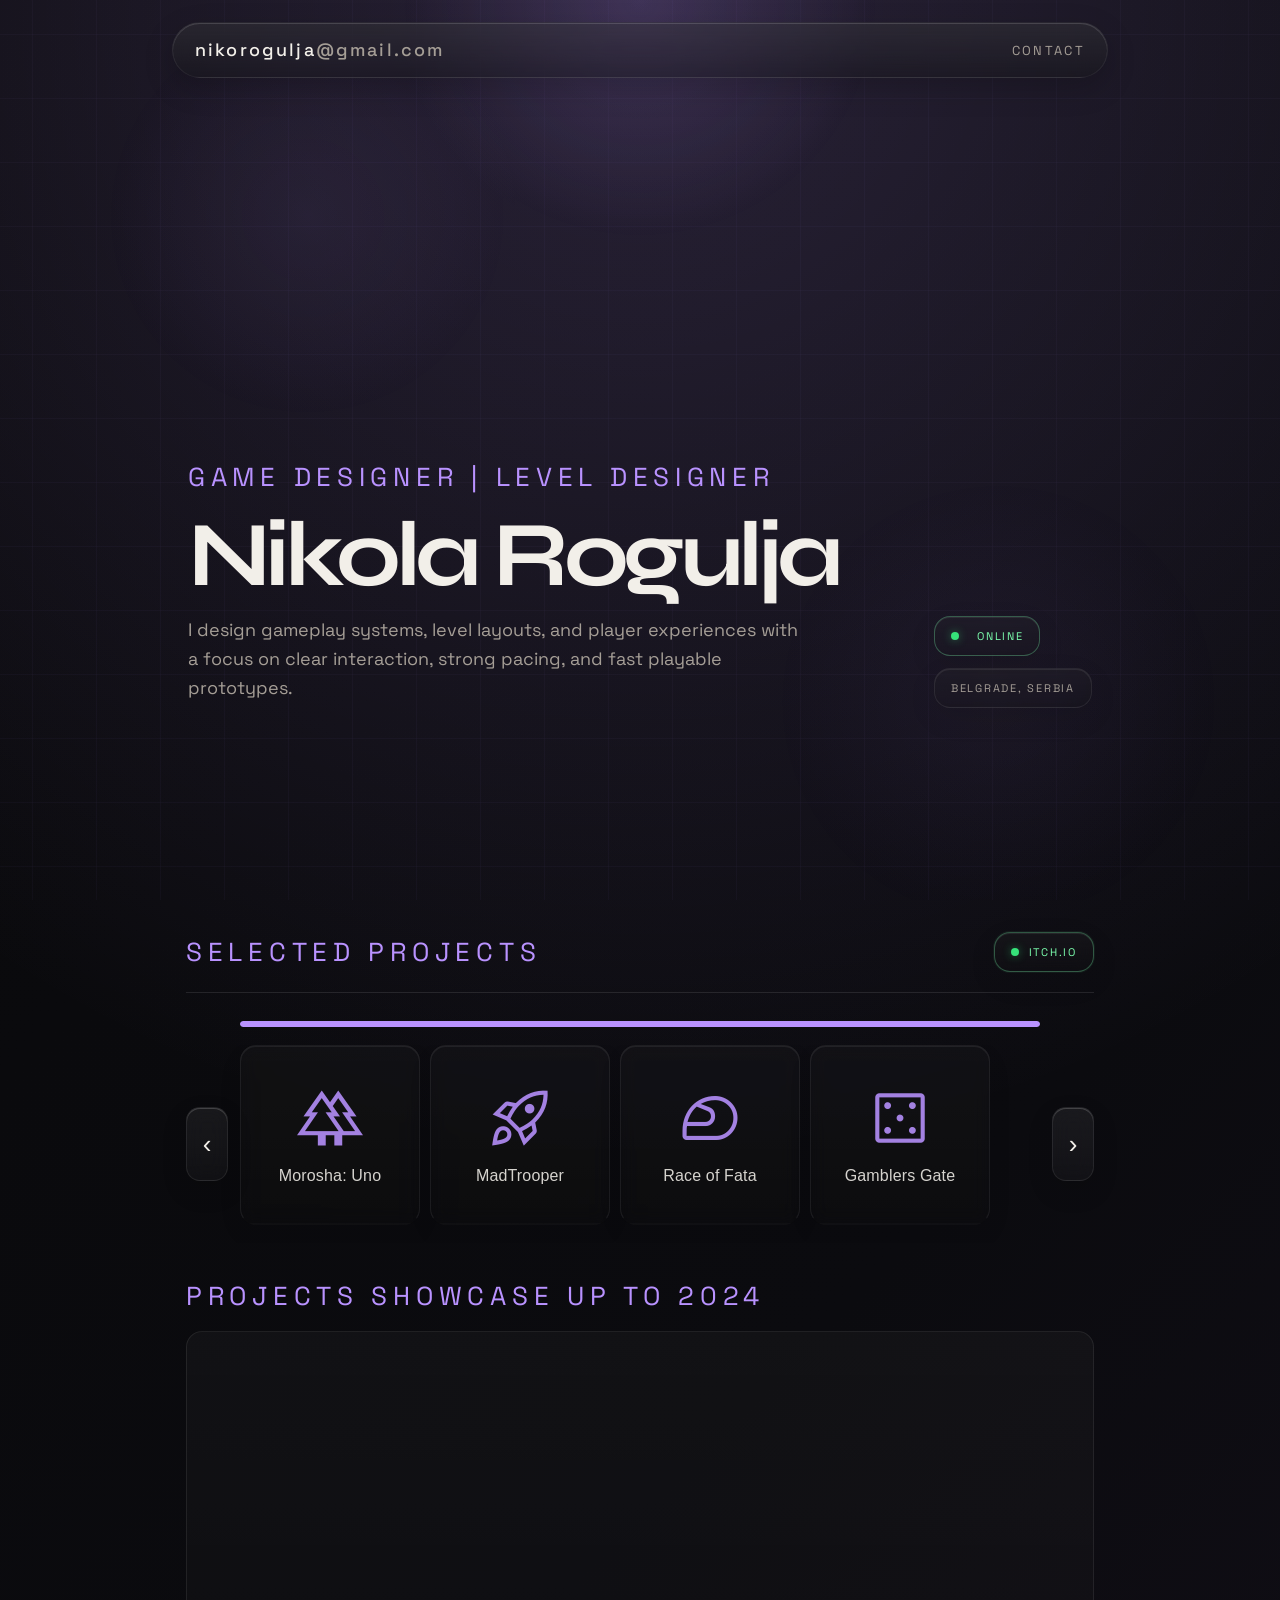
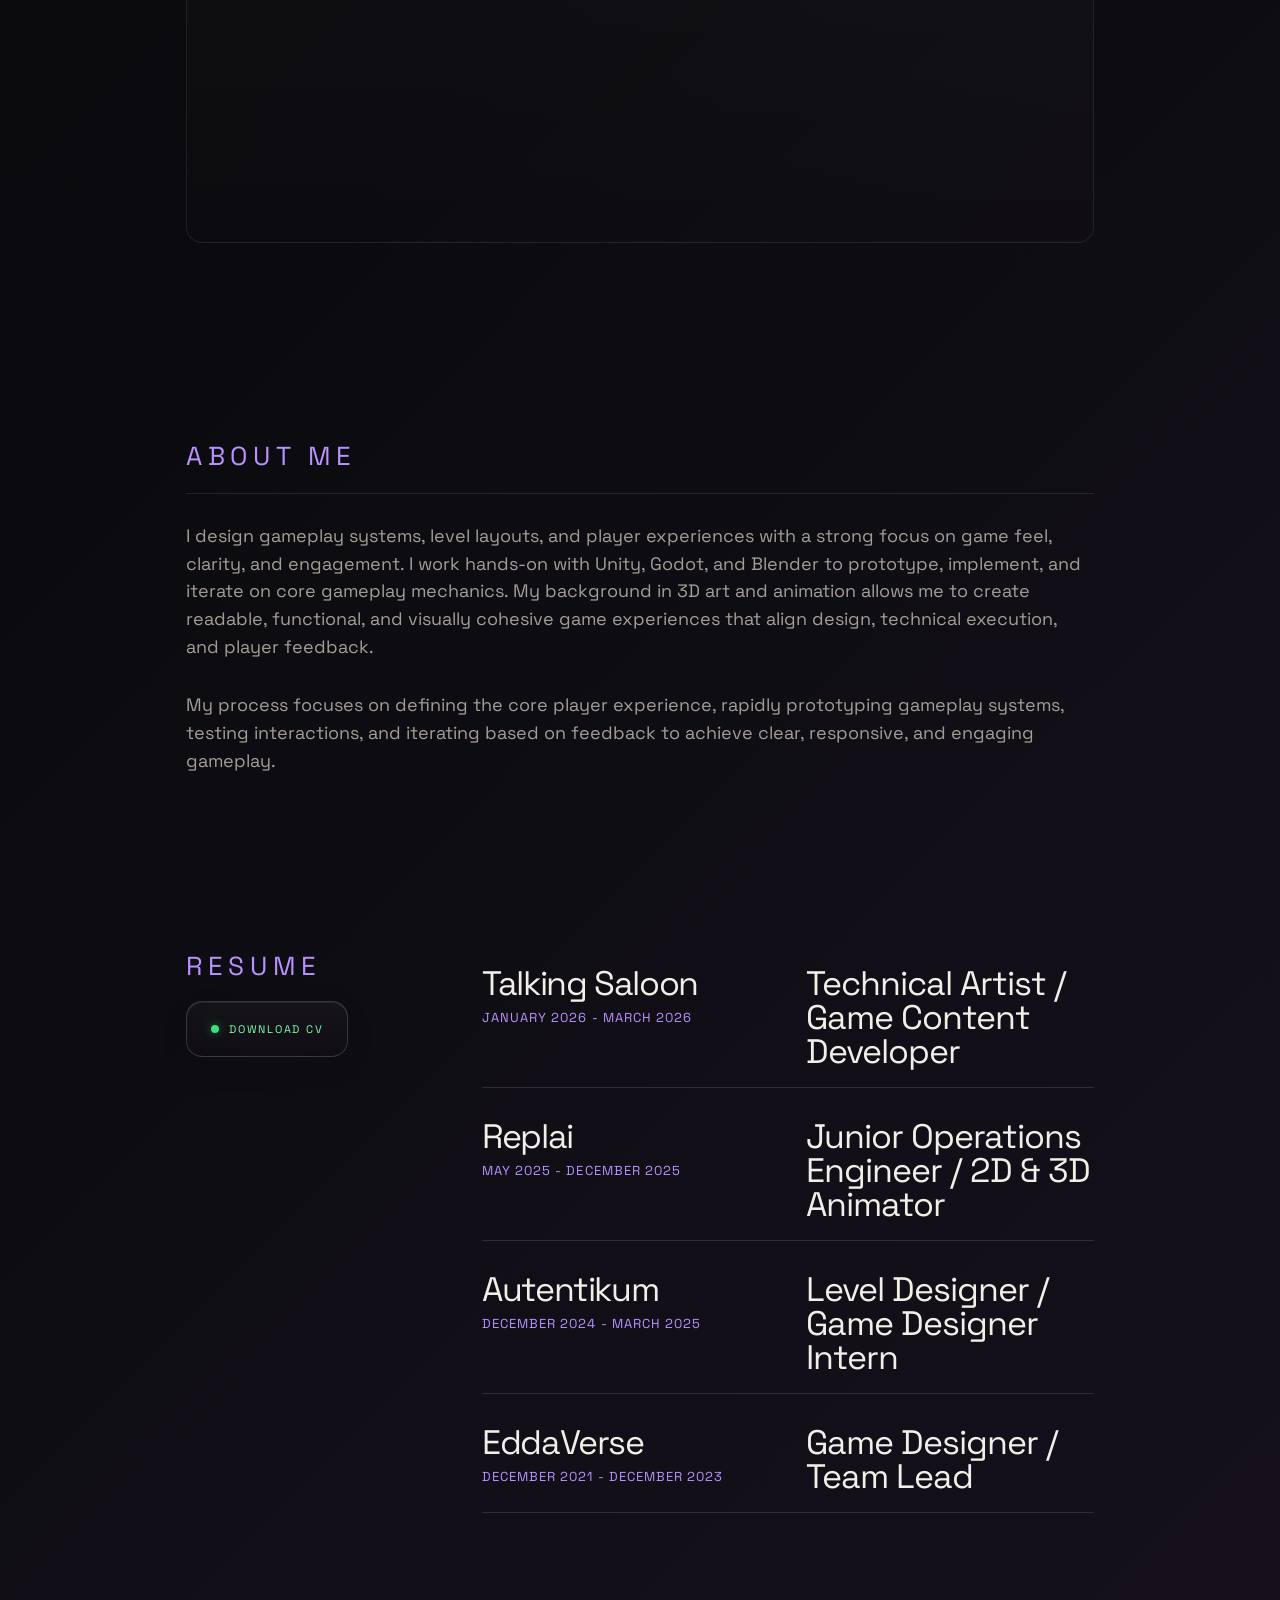
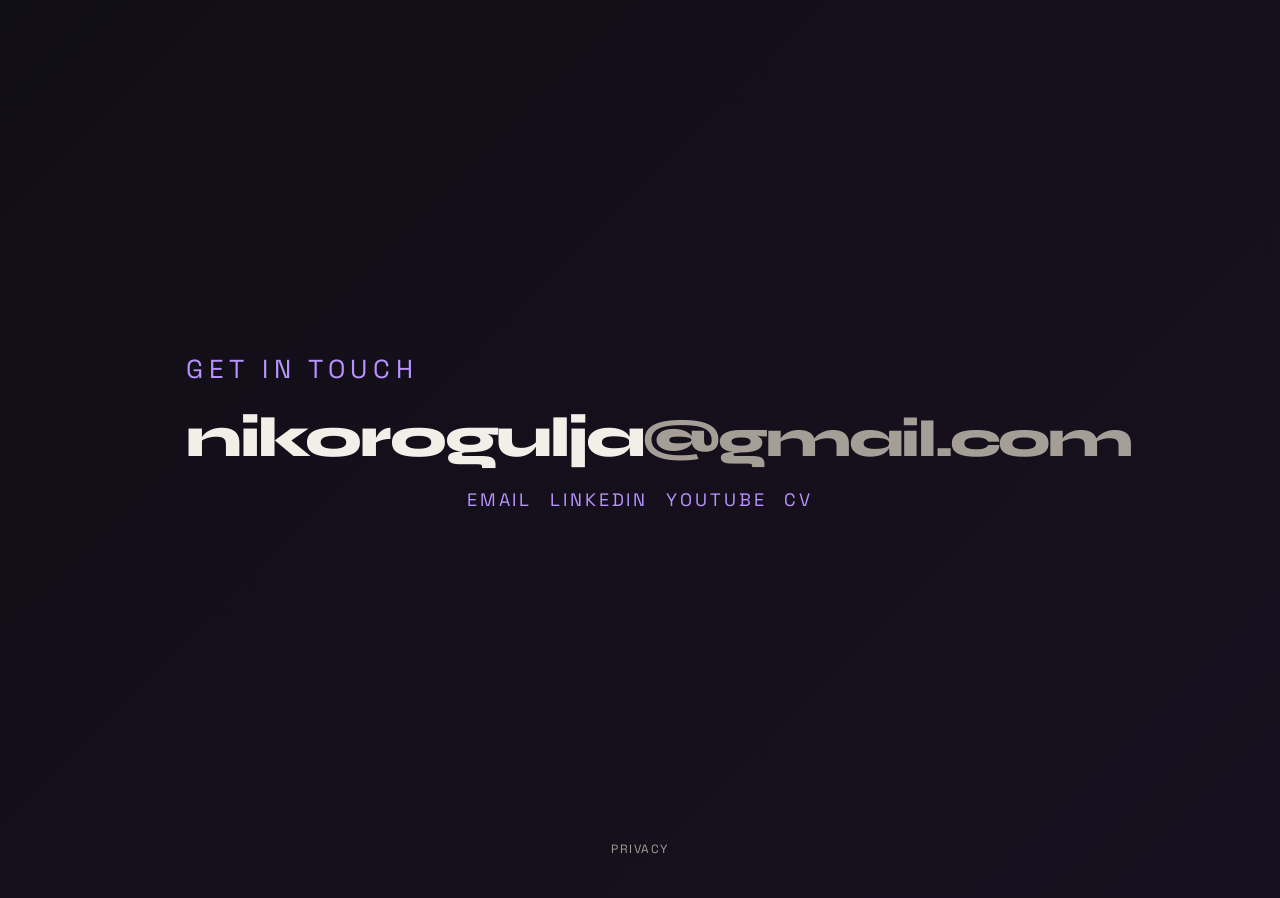
<file: index.html>
<!DOCTYPE html>
<html lang="en">
<head>
  <meta charset="UTF-8">
  <meta name="viewport" content="width=device-width, initial-scale=1.0">
  <title>Nikola Rogulja | Game Designer | Level Designer</title>
  <link rel="preconnect" href="https://fonts.googleapis.com">
  <link rel="preconnect" href="https://fonts.gstatic.com" crossorigin>
  <link href="https://fonts.googleapis.com/css2?family=Manrope:wght@400;500;700;800&family=Space+Grotesk:wght@400;500;700&family=Syne:wght@700;800&display=swap" rel="stylesheet">
  <link href="https://fonts.googleapis.com/css2?family=Material+Symbols+Outlined" rel="stylesheet">
  <link rel="stylesheet" href="style.css">
</head>
<body>
  <main class="page">
    <header class="topbar" id="topbar">
      <div class="topbar-shell" id="topbar-shell">
        <a href="mailto:nikorogulja@gmail.com" class="brand">nikorogulja<span class="brand-domain">@gmail.com</span></a>
        <a href="#contact" class="topbar-contact">contact</a>
      </div>
    </header>

    <section class="hero" id="top">
      <p class="section-kicker">Game Designer | Level Designer</p>
      <h1 class="hero-title">Nikola Rogulja</h1>
      <div class="hero-bottom">
        <p class="hero-copy">
          I design gameplay systems, level layouts, and player experiences with a focus on
          clear interaction, strong pacing, and fast playable prototypes.
        </p>
        <div class="hero-pills">
          <span class="soft-pill accent-pill"><span class="status-dot"></span>Online</span>
          <span class="soft-pill">Belgrade, Serbia</span>
        </div>
      </div>
    </section>

    <section class="section games-section">
      <div class="section-heading">
        <p class="section-kicker">Selected Projects</p>
        <a class="section-link status-pill" href="https://rogisa.itch.io/" target="_blank" rel="noopener noreferrer">itch.io</a>
      </div>
      <div class="section-rule"></div>
      <div class="shelf-progress" aria-hidden="true">
        <span id="shelf-progress-bar"></span>
      </div>
      <div class="project-shelf">
        <button class="shelf-arrow" id="shelf-prev" type="button" aria-label="Previous projects">&#8249;</button>
        <div id="project-list" class="project-list"></div>
        <button class="shelf-arrow" id="shelf-next" type="button" aria-label="Next projects">&#8250;</button>
      </div>

      <div id="project-detail-host"></div>

      <div class="games-video">
        <p class="section-kicker">Projects showcase up to 2024</p>
        <div class="video-frame">
          <iframe
            src="https://www.youtube.com/embed/3-9JTYpt1ME"
            title="Projects showcase up to 2024"
            loading="lazy"
            allow="accelerometer; autoplay; clipboard-write; encrypted-media; gyroscope; picture-in-picture; web-share"
            allowfullscreen>
          </iframe>
        </div>
      </div>
    </section>

    <section class="section about-section">
      <p class="section-kicker">About Me</p>
      <div class="section-rule"></div>

      <div class="copy-grid">
        <p>
          I design gameplay systems, level layouts, and player experiences with a strong focus on game feel, clarity, and engagement. I work hands-on with Unity, Godot, and Blender to prototype, implement, and iterate on core gameplay mechanics.
          My background in 3D art and animation allows me to create readable, functional, and visually cohesive game experiences that align design, technical execution, and player feedback.
        </p>
        <p>
          My process focuses on defining the core player experience, rapidly prototyping gameplay systems, testing interactions, and iterating based on feedback to achieve clear, responsive, and engaging gameplay.
        </p>
      </div>
    </section>

    <section class="section resume-section">
      <div class="resume-grid">
        <div class="resume-left">
          <p class="section-kicker">Resume</p>
          <a class="resume-button status-pill" href="assets/Nikola%20Rogulja%20-%20CV_Resume%20-%20april26.pdf" target="_blank" rel="noopener noreferrer">Download CV</a>
        </div>
        <div class="resume-right">
          <div class="resume-row">
            <div>
              <div class="resume-company">Talking Saloon</div>
              <div class="resume-date">January 2026 - March 2026</div>
            </div>
            <div class="resume-meta">Technical Artist / Game Content Developer</div>
          </div>
          <div class="resume-row">
            <div>
              <div class="resume-company">Replai</div>
              <div class="resume-date">May 2025 - December 2025</div>
            </div>
            <div class="resume-meta">Junior Operations Engineer / 2D &amp; 3D Animator</div>
          </div>
          <div class="resume-row">
            <div>
              <div class="resume-company">Autentikum</div>
              <div class="resume-date">December 2024 - March 2025</div>
            </div>
            <div class="resume-meta">Level Designer / Game Designer Intern</div>
          </div>
          <div class="resume-row">
            <div>
              <div class="resume-company">EddaVerse</div>
              <div class="resume-date">December 2021 - December 2023</div>
            </div>
            <div class="resume-meta">Game Designer / Team Lead</div>
          </div>
        </div>
      </div>
    </section>

    <section class="section contact-section" id="contact">
      <p class="section-kicker">Get In Touch</p>
      <h2 class="contact-title">nikorogulja<span class="brand-domain">@gmail.com</span></h2>

      <div class="contact-links">
        <a href="mailto:nikorogulja@gmail.com">Email</a>
        <a href="#" target="_blank" rel="noopener noreferrer">LinkedIn</a>
        <a href="https://www.youtube.com/@Highflyer_Project" target="_blank" rel="noopener noreferrer">YouTube</a>
        <a href="assets/Nikola%20Rogulja%20-%20CV_Resume%20-%20april26.pdf" target="_blank" rel="noopener noreferrer">CV</a>
      </div>
    </section>

    <footer class="site-footer">
      <a href="privacy/">Privacy</a>
    </footer>
  </main>

  <script src="script.js"></script>
</body>
</html>
</file>
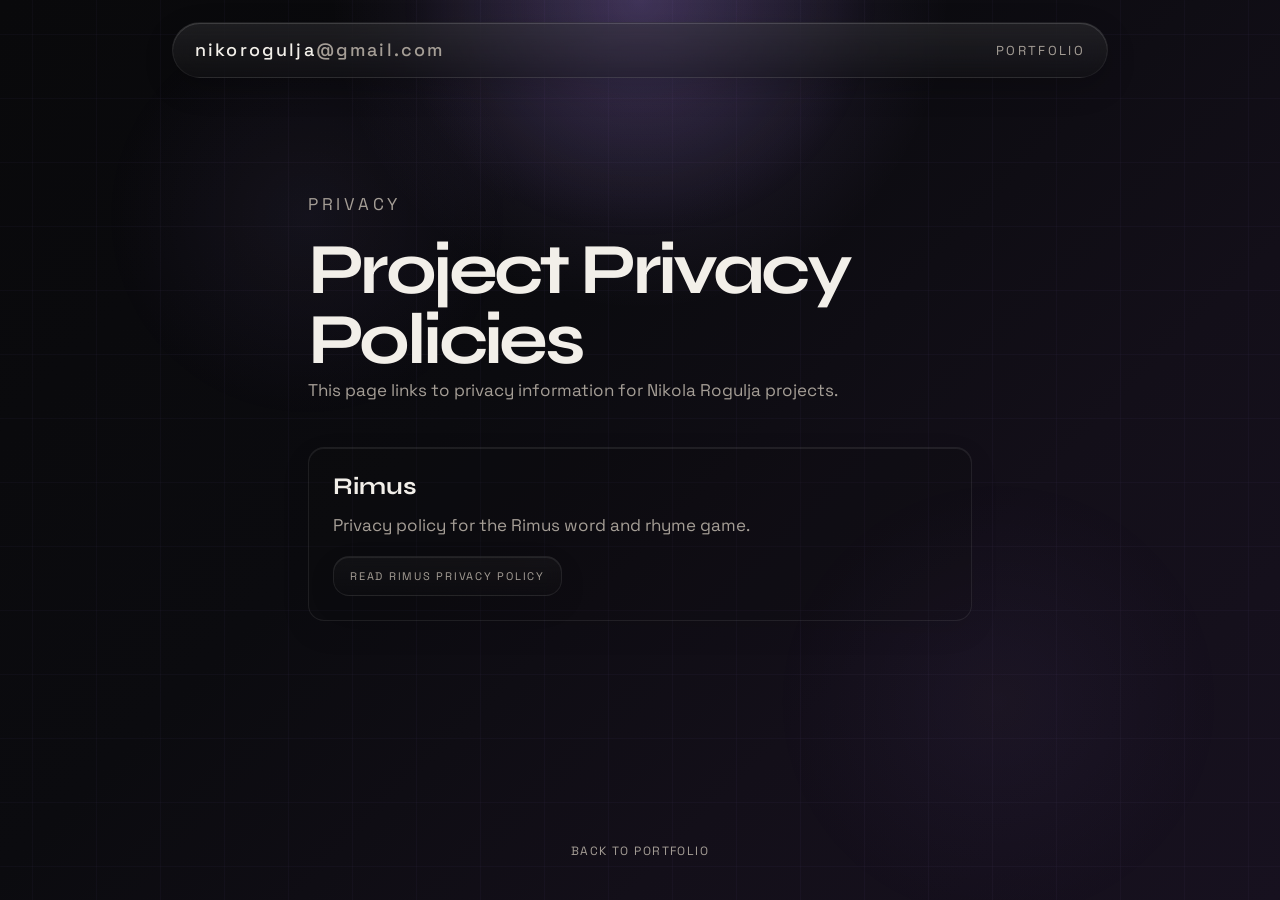
<file: privacy/index.html>
<!DOCTYPE html>
<html lang="en">
<head>
  <meta charset="UTF-8">
  <meta name="viewport" content="width=device-width, initial-scale=1.0">
  <title>Privacy | Nikola Rogulja</title>
  <link rel="preconnect" href="https://fonts.googleapis.com">
  <link rel="preconnect" href="https://fonts.gstatic.com" crossorigin>
  <link href="https://fonts.googleapis.com/css2?family=Manrope:wght@400;500;700;800&family=Space+Grotesk:wght@400;500;700&family=Syne:wght@700;800&display=swap" rel="stylesheet">
  <link rel="stylesheet" href="../style.css">
</head>
<body>
  <main class="page privacy-page">
    <header class="topbar">
      <div class="topbar-shell">
        <a href="../" class="brand">nikorogulja<span class="brand-domain">@gmail.com</span></a>
        <a href="../" class="topbar-contact">portfolio</a>
      </div>
    </header>

    <section class="privacy-content">
      <p class="section-kicker">Privacy</p>
      <h1>Project Privacy Policies</h1>
      <p>This page links to privacy information for Nikola Rogulja projects.</p>
      <div class="privacy-card">
        <h2>Rimus</h2>
        <p>Privacy policy for the Rimus word and rhyme game.</p>
        <a class="section-link" href="rimus/">Read Rimus Privacy Policy</a>
      </div>
    </section>

    <footer class="site-footer"><a href="../">Back to portfolio</a></footer>
  </main>
</body>
</html>
</file>
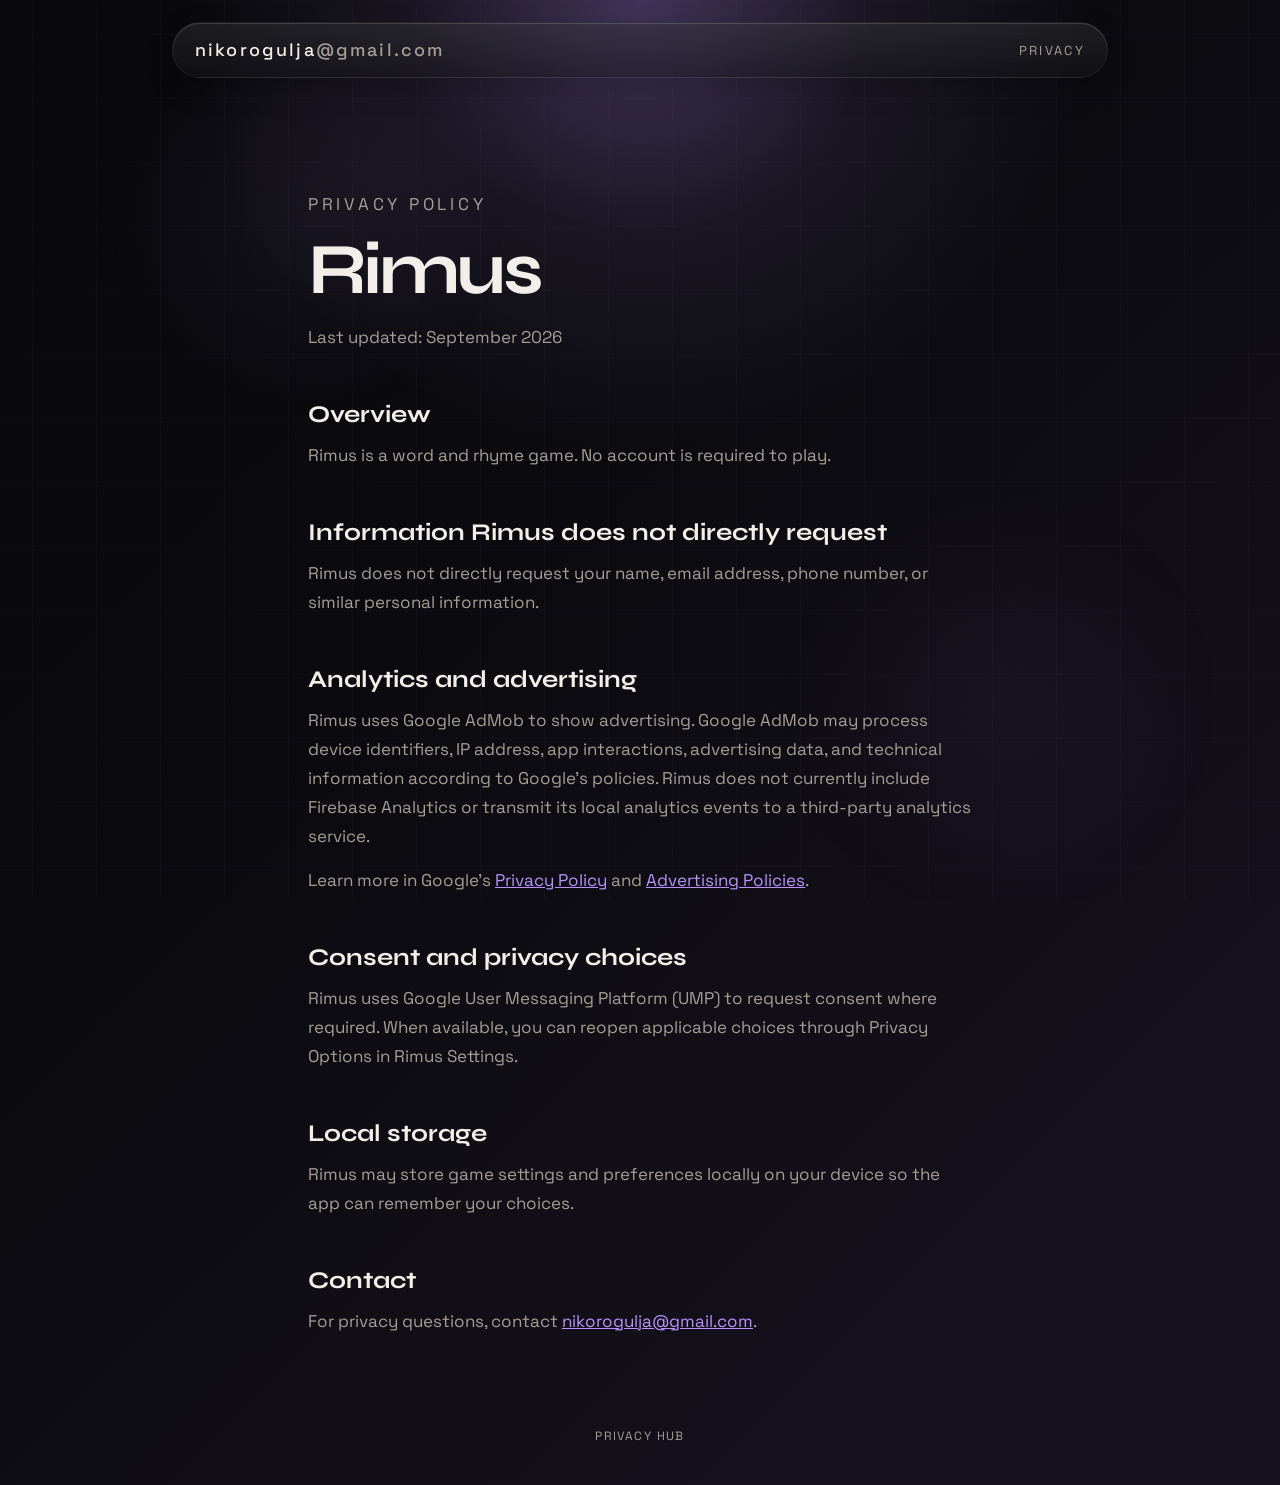
<file: privacy/rimus/index.html>
<!DOCTYPE html>
<html lang="en">
<head>
  <meta charset="UTF-8">
  <meta name="viewport" content="width=device-width, initial-scale=1.0">
  <title>Rimus Privacy Policy | Nikola Rogulja</title>
  <link rel="preconnect" href="https://fonts.googleapis.com">
  <link rel="preconnect" href="https://fonts.gstatic.com" crossorigin>
  <link href="https://fonts.googleapis.com/css2?family=Manrope:wght@400;500;700;800&family=Space+Grotesk:wght@400;500;700&family=Syne:wght@700;800&display=swap" rel="stylesheet">
  <link rel="stylesheet" href="../../style.css">
</head>
<body>
  <main class="page privacy-page">
    <header class="topbar">
      <div class="topbar-shell">
        <a href="../../" class="brand">nikorogulja<span class="brand-domain">@gmail.com</span></a>
        <a href="../" class="topbar-contact">privacy</a>
      </div>
    </header>

    <article class="privacy-content">
      <p class="section-kicker">Privacy Policy</p>
      <h1>Rimus</h1>
      <p class="privacy-updated">Last updated: September 2026</p>

      <h2>Overview</h2>
      <p>Rimus is a word and rhyme game. No account is required to play.</p>

      <h2>Information Rimus does not directly request</h2>
      <p>Rimus does not directly request your name, email address, phone number, or similar personal information.</p>

      <h2>Analytics and advertising</h2>
      <p>Rimus uses Google AdMob to show advertising. Google AdMob may process device identifiers, IP address, app interactions, advertising data, and technical information according to Google’s policies. Rimus does not currently include Firebase Analytics or transmit its local analytics events to a third-party analytics service.</p>
      <p>Learn more in Google’s <a href="https://policies.google.com/privacy" target="_blank" rel="noopener noreferrer">Privacy Policy</a> and <a href="https://policies.google.com/technologies/ads" target="_blank" rel="noopener noreferrer">Advertising Policies</a>.</p>

      <h2>Consent and privacy choices</h2>
      <p>Rimus uses Google User Messaging Platform (UMP) to request consent where required. When available, you can reopen applicable choices through Privacy Options in Rimus Settings.</p>

      <h2>Local storage</h2>
      <p>Rimus may store game settings and preferences locally on your device so the app can remember your choices.</p>

      <h2>Contact</h2>
      <p>For privacy questions, contact <a href="mailto:nikorogulja@gmail.com">nikorogulja@gmail.com</a>.</p>
    </article>

    <footer class="site-footer"><a href="../">Privacy hub</a></footer>
  </main>
</body>
</html>
</file>
<file: style.css>
:root {
  --bg: #0b0b0d;
  --border: rgba(255, 255, 255, 0.08);
  --text: #f2efe9;
  --text-soft: #a59e96;
  --accent: #b992ff;
  --glass-bg: rgba(11, 11, 15, 0.18);
  --glass-highlight: rgba(255, 255, 255, 0.03);
  --glass-blur: 8px;
  --pill-radius: 16px;
  --section-gap: 112px;
}

* {
  box-sizing: border-box;
}

html {
  scroll-behavior: smooth;
}

body {
  margin: 0;
  font-family: "Space Grotesk", Arial, sans-serif;
  color: var(--text);
  background:
    radial-gradient(circle at 50% 0%, rgba(185, 146, 255, 0.18), transparent 28%),
    linear-gradient(135deg, #09090b 0%, #0b0b0f 40%, #130f19 70%, #17111f 100%);
}

body::before {
  content: "";
  position: fixed;
  inset: 0;
  pointer-events: none;
  background:
    radial-gradient(circle at 50% 0%, rgba(185, 146, 255, 0.18), transparent 22%),
    radial-gradient(circle at 24% 24%, rgba(185, 146, 255, 0.07), transparent 18%),
    radial-gradient(circle at 78% 78%, rgba(185, 146, 255, 0.05), transparent 20%);
  opacity: 0.9;
}

body::after {
  content: "";
  position: fixed;
  inset: 0;
  pointer-events: none;
  background-image:
    linear-gradient(rgba(185, 146, 255, 0.16) 1px, transparent 1px),
    linear-gradient(90deg, rgba(185, 146, 255, 0.16) 1px, transparent 1px);
  background-size: 64px 64px;
  background-position: center;
  opacity: 0.22;
  z-index: 0;
}

.page {
  position: relative;
  z-index: 1;
  width: min(100%, 960px);
  margin: 0 auto;
  padding: 12px;
}

.topbar {
  position: sticky;
  top: 0;
  z-index: 10;
  padding-top: 10px;
}

.topbar.is-scrolled .topbar-shell {
  padding: 10px 16px;
}

.topbar-shell {
  display: flex;
  align-items: center;
  justify-content: space-between;
  padding: 18px 22px;
  border: 1px solid rgba(255, 255, 255, 0.06);
  border-radius: 999px;
  background:
    linear-gradient(180deg, rgba(255, 255, 255, 0.08), rgba(255, 255, 255, 0.02)),
    rgba(12, 12, 16, 0.42);
  box-shadow:
    inset 0 1px 0 rgba(255, 255, 255, 0.14),
    0 10px 30px rgba(0, 0, 0, 0.18);
  backdrop-filter: blur(16px) saturate(112%);
  -webkit-backdrop-filter: blur(16px) saturate(112%);
  transition: padding 0.28s ease, background 0.28s ease, backdrop-filter 0.28s ease;
}

.brand,
.soft-pill,
.project-link,
.contact-links a,
.section-link {
  text-decoration: none;
}

.brand {
  color: var(--text);
  font-family: "Space Grotesk", Arial, sans-serif;
  font-size: 18px;
  font-weight: 500;
  line-height: 1;
  letter-spacing: 0.12em;
  text-transform: lowercase;
}

.brand-domain {
  color: var(--text-soft);
}

.topbar-contact {
  color: var(--text-soft);
  font-size: 13px;
  letter-spacing: 0.18em;
  text-transform: uppercase;
  text-decoration: none;
}

.topbar-contact:hover {
  color: var(--text);
}

.soft-pill,
.project-link,
.section-link {
  display: inline-flex;
  align-items: center;
  justify-content: center;
  min-height: 40px;
  padding: 0 16px;
  border: 1px solid var(--border);
  border-radius: var(--pill-radius);
  background:
    linear-gradient(180deg, var(--glass-highlight), rgba(255, 255, 255, 0.008)),
    var(--glass-bg);
  box-shadow:
    inset 0 1px 0 rgba(255, 255, 255, 0.08),
    0 10px 30px rgba(0, 0, 0, 0.08);
  backdrop-filter: blur(var(--glass-blur)) saturate(106%);
  -webkit-backdrop-filter: blur(var(--glass-blur)) saturate(106%);
  color: var(--text-soft);
  font-size: 11px;
  letter-spacing: 0.16em;
  text-transform: uppercase;
  gap: 10px;
}

.hero {
  min-height: 78vh;
  display: flex;
  flex-direction: column;
  justify-content: flex-end;
  padding: 112px 16px 72px;
}

.section-kicker {
  margin: 0 0 18px;
  color: var(--accent);
  font-size: 26px;
  letter-spacing: 0.22em;
  text-transform: uppercase;
}

.hero-title,
.contact-title {
  margin: 0;
  font-family: "Syne", Arial, sans-serif;
  font-weight: 800;
  line-height: 0.94;
  letter-spacing: -0.06em;
}

.hero-title {
  font-size: clamp(48px, 9.5vw, 92px);
  max-width: none;
  white-space: nowrap;
  font-weight: 700;
}

.hero-bottom {
  display: grid;
  grid-template-columns: minmax(0, 620px) max-content;
  justify-content: space-between;
  align-items: start;
  gap: 48px;
  margin-top: 18px;
}

.hero-copy {
  max-width: 620px;
  margin: 0;
  color: var(--text-soft);
  font-size: clamp(15px, 1.5vw, 18px);
  line-height: 1.6;
}

.hero-pills {
  display: flex;
  flex-direction: column;
  align-items: flex-start;
  gap: 12px;
  margin-top: 0;
}

.accent-pill {
  color: #7cffae;
  border-color: rgba(124, 255, 174, 0.3);
}

.status-pill {
  color: #7cffae;
  border-color: rgba(124, 255, 174, 0.3);
  box-shadow:
    inset 0 1px 0 rgba(255, 255, 255, 0.08),
    0 0 0 1px rgba(124, 255, 174, 0.06),
    0 10px 30px rgba(0, 0, 0, 0.08);
}

.status-pill::before {
  content: "";
  width: 8px;
  height: 8px;
  border-radius: 999px;
  background: #36e27a;
  box-shadow: 0 0 10px rgba(54, 226, 122, 0.45);
  flex: 0 0 auto;
}

.status-dot {
  width: 8px;
  height: 8px;
  margin-right: 8px;
  border-radius: 999px;
  background: #36e27a;
  box-shadow: 0 0 10px rgba(54, 226, 122, 0.45);
}

.section {
  padding: 40px 14px 0;
}

.section-heading {
  display: flex;
  align-items: center;
  justify-content: space-between;
  gap: 24px;
}

.section-heading .section-kicker {
  margin: 0;
}

.section-rule {
  height: 1px;
  margin: 20px 0 28px;
  background: rgba(255, 255, 255, 0.1);
}

.project-card {
  border: 1px solid rgba(255, 255, 255, 0.08);
  border-radius: var(--pill-radius);
  background:
    linear-gradient(180deg, var(--glass-highlight), rgba(255, 255, 255, 0.008)),
    var(--glass-bg);
  box-shadow:
    inset 0 1px 0 rgba(255, 255, 255, 0.08),
    0 10px 30px rgba(0, 0, 0, 0.08);
  backdrop-filter: blur(var(--glass-blur)) saturate(106%);
  -webkit-backdrop-filter: blur(var(--glass-blur)) saturate(106%);
  overflow: hidden;
}

.resume-button::before {
  content: "";
  width: 8px;
  height: 8px;
  border-radius: 999px;
  background: #36e27a;
  box-shadow: 0 0 10px rgba(54, 226, 122, 0.45);
  flex: 0 0 auto;
}

.project-shelf {
  display: grid;
  grid-template-columns: minmax(0, 1fr);
  position: relative;
  gap: 10px;
  align-items: center;
}

.shelf-progress {
  height: 6px;
  margin: 0 54px 18px;
  overflow: hidden;
  border-radius: 999px;
  background: rgba(255, 255, 255, 0.06);
}

.shelf-progress span {
  display: block;
  width: 34%;
  height: 100%;
  background: var(--accent);
  border-radius: inherit;
  transform: translateX(0);
  transition: transform 0.2s ease, width 0.2s ease;
}

.project-list {
  display: flex;
  gap: 10px;
  overflow-x: auto;
  overflow-y: visible;
  scroll-behavior: smooth;
  scrollbar-width: none;
  padding: 0 54px 18px;
  scroll-padding-inline: 54px;
}

.project-list::-webkit-scrollbar {
  display: none;
}

.shelf-arrow {
  width: 42px;
  height: 74px;
  border: 1px solid var(--glass-border, rgba(255,255,255,0.08));
  border-radius: 14px;
  background:
    linear-gradient(180deg, rgba(255, 255, 255, 0.045), rgba(255, 255, 255, 0.012)),
    rgba(255,255,255,0.02);
  box-shadow:
    inset 0 1px 0 rgba(255,255,255,0.18),
    0 10px 26px rgba(0, 0, 0, 0.14);
  backdrop-filter: blur(10px) saturate(108%);
  -webkit-backdrop-filter: blur(10px) saturate(108%);
  color: var(--text);
  cursor: pointer;
  font-size: 26px;
  line-height: 1;
  position: absolute;
  top: 50%;
  z-index: 3;
  transform: translateY(-50%);
}

#shelf-prev {
  left: 0;
}

#shelf-next {
  right: 0;
}

.shelf-arrow:hover {
  color: var(--accent);
}

.project-card {
  width: 180px;
  min-width: 180px;
  min-height: 180px;
  padding: 18px;
  display: flex;
  align-items: center;
  justify-content: center;
  flex-direction: column;
  color: var(--text);
  text-align: center;
  cursor: pointer;
  border-bottom: 2px solid transparent;
  opacity: 0.88;
  transform: translateY(0);
  transition: opacity 0.25s ease, border-color 0.25s ease, transform 0.25s ease, box-shadow 0.25s ease, background 0.25s ease;
  position: relative;
  z-index: 1;
  overflow: visible;
}

.project-card:hover,
.project-card.active {
  border-bottom-color: var(--accent);
  opacity: 1;
  transform: translateY(8px);
  box-shadow:
    inset 0 1px 0 rgba(255, 255, 255, 0.16),
    0 14px 32px rgba(0, 0, 0, 0.15);
}

.project-card-icon {
  position: static;
  color: var(--accent);
  font-size: 66px;
  line-height: 1;
  margin-bottom: 16px;
}

.project-card-title {
  display: block;
  font-size: 16px;
  font-weight: 500;
  letter-spacing: 0.01em;
}

.project-detail {
  margin-top: 24px;
  padding: 24px;
  border: 1px solid rgba(255,255,255,0.08);
  border-radius: var(--pill-radius);
  background:
    linear-gradient(180deg, var(--glass-highlight), rgba(255, 255, 255, 0.008)),
    var(--glass-bg);
  box-shadow:
    inset 0 1px 0 rgba(255, 255, 255, 0.08),
    0 10px 30px rgba(0, 0, 0, 0.08);
  backdrop-filter: blur(var(--glass-blur)) saturate(106%);
  -webkit-backdrop-filter: blur(var(--glass-blur)) saturate(106%);
  animation: detail-fade 0.52s cubic-bezier(0.22, 1, 0.36, 1);
}

.games-video {
  margin-top: 36px;
}

.video-frame {
  overflow: hidden;
  border: 1px solid rgba(255, 255, 255, 0.08);
  border-radius: 16px;
  background:
    linear-gradient(180deg, var(--glass-highlight), rgba(255, 255, 255, 0.008)),
    var(--glass-bg);
}

.video-frame iframe {
  display: block;
  width: 100%;
  aspect-ratio: 16 / 9;
  border: 0;
}

.project-detail h3 {
  margin: 0;
  font-size: 30px;
}

.project-body {
  display: grid;
  gap: 18px;
  margin-top: 18px;
}

.project-facts {
  display: grid;
  gap: 8px;
}

.project-facts strong {
  color: var(--text);
  font-weight: 500;
}

.project-bullets {
  display: grid;
  gap: 8px;
  margin: 0;
  padding-left: 20px;
  color: var(--text-soft);
  font-size: 18px;
  line-height: 1.55;
}

.project-detail p,
.copy-grid p {
  margin: 0;
  color: var(--text-soft);
  font-size: 18px;
  line-height: 1.55;
}

.contact-links {
  display: flex;
  flex-wrap: wrap;
  gap: 10px;
}

.copy-grid {
  display: grid;
  gap: 30px;
  padding-bottom: 10px;
}

.resume-section {
  margin-top: 124px;
}

.resume-grid {
  display: grid;
  grid-template-columns: minmax(180px, 240px) minmax(0, 1fr);
  gap: 56px;
  align-items: start;
}

.resume-button {
  display: inline-flex;
  align-items: center;
  justify-content: center;
  gap: 10px;
  min-height: 56px;
  padding: 0 24px;
  color: var(--text);
  text-decoration: none;
  border: 1px solid rgba(255, 255, 255, 0.16);
  border-radius: var(--pill-radius);
  background:
    linear-gradient(180deg, var(--glass-highlight), rgba(255, 255, 255, 0.008)),
    var(--glass-bg);
  box-shadow:
    inset 0 1px 0 rgba(255, 255, 255, 0.08),
    0 10px 30px rgba(0, 0, 0, 0.08);
  backdrop-filter: blur(var(--glass-blur)) saturate(106%);
  -webkit-backdrop-filter: blur(var(--glass-blur)) saturate(106%);
}

.resume-button.status-pill {
  color: #7cffae;
  font-size: 11px;
  letter-spacing: 0.16em;
  text-transform: uppercase;
}

.resume-right {
  display: grid;
  gap: 14px;
}

.resume-row {
  display: grid;
  grid-template-columns: repeat(2, minmax(0, 1fr));
  gap: 36px;
  padding: 18px 0;
  border-bottom: 1px solid rgba(255, 255, 255, 0.12);
  background: transparent;
  border-radius: 0;
  box-shadow: none;
  backdrop-filter: none;
  -webkit-backdrop-filter: none;
}

.resume-meta {
  color: var(--text);
  font-size: clamp(22px, 3vw, 34px);
  line-height: 1;
  letter-spacing: -0.03em;
}

.resume-company {
  font-family: "Space Grotesk", Arial, sans-serif;
  font-size: clamp(22px, 3vw, 34px);
  line-height: 1;
  letter-spacing: -0.04em;
}

.resume-date {
  margin-top: 8px;
  color: var(--accent);
  font-size: 13px;
  letter-spacing: 0.08em;
  text-transform: uppercase;
}

.games-section {
  margin-top: var(--section-gap);
}

.about-section {
  margin-top: 156px;
}

.contact-section {
  margin-top: 170px;
  min-height: 82vh;
  display: flex;
  flex-direction: column;
  justify-content: center;
  padding-bottom: 80px;
}

.contact-title {
  margin-top: 6px;
  font-size: clamp(34px, 6vw, 56px);
  line-height: 1;
  letter-spacing: -0.04em;
}

.contact-title .brand-domain {
  font-size: 0.92em;
}

.contact-links {
  margin-top: 22px;
  justify-content: center;
  gap: 18px;
}

.contact-links a {
  color: var(--accent);
  font-size: 18px;
  letter-spacing: 0.16em;
  text-transform: uppercase;
}

.site-footer {
  padding: 16px 14px 28px;
  text-align: center;
}

.site-footer a {
  color: var(--text-soft);
  font-size: 12px;
  letter-spacing: 0.12em;
  text-decoration: none;
  text-transform: uppercase;
}

.site-footer a:hover,
.site-footer a:focus-visible {
  color: var(--text);
}

.privacy-page {
  min-height: 100vh;
  display: flex;
  flex-direction: column;
}

.privacy-content {
  width: min(100%, 720px);
  margin: 0 auto;
  padding: 112px 28px 56px;
}

.privacy-content h1,
.privacy-content h2 {
  font-family: "Syne", Arial, sans-serif;
}

.privacy-content h1 {
  margin: 0;
  font-size: clamp(42px, 8vw, 72px);
  line-height: 0.98;
  letter-spacing: -0.05em;
}

.privacy-content h2 {
  margin: 48px 0 12px;
  font-size: 24px;
}

.privacy-content p {
  margin: 0 0 16px;
  color: var(--text-soft);
  font-size: 17px;
  line-height: 1.7;
}

.privacy-content a:not(.section-link) {
  color: var(--accent);
}

.privacy-updated {
  margin-top: 18px !important;
}

.privacy-card {
  margin-top: 42px;
  padding: 24px;
  border: 1px solid var(--border);
  border-radius: var(--pill-radius);
  background: var(--glass-bg);
  box-shadow: inset 0 1px 0 rgba(255, 255, 255, 0.08), 0 10px 30px rgba(0, 0, 0, 0.08);
}

.privacy-card h2 {
  margin: 0 0 10px;
}

.privacy-page .site-footer {
  margin-top: auto;
}

@media (max-width: 767px) {
  .page {
    padding: 8px;
  }

  .topbar {
    padding-top: 8px;
  }

  .topbar-shell {
    padding: 16px 18px;
  }

  .brand {
    font-size: 22px;
    display: block;
    width: 100%;
  }

  .topbar-contact {
    display: none;
  }

  .hero {
    min-height: auto;
    padding: 104px 12px 28px;
  }

  .hero-bottom {
    grid-template-columns: 1fr;
    gap: 24px;
    margin-top: 16px;
  }

  .hero-title {
    white-space: normal;
  }

  .hero .section-kicker {
    white-space: nowrap;
    font-size: 13px;
    letter-spacing: 0.12em;
  }

  .hero-copy,
  .project-detail p,
  .copy-grid p {
    font-size: 16px;
  }

  .project-bullets {
    font-size: 16px;
  }

  .section,
  .contact-section {
    padding-left: 12px;
    padding-right: 12px;
  }

  .games-section {
    margin-top: 72px;
  }

  .about-section {
    margin-top: 86px;
  }

  .contact-section {
    margin-top: 120px;
    min-height: 82vh;
  }

  .contact-title {
    font-size: clamp(28px, 8vw, 42px);
    line-height: 1.04;
    overflow-wrap: anywhere;
  }

  .section-heading {
    display: block;
  }

  .section-link {
    margin-top: 18px;
  }

  .resume-section {
    margin-top: 96px;
  }

  .resume-grid,
  .resume-row {
    grid-template-columns: 1fr;
    gap: 18px;
  }

  .project-card {
    width: 150px;
    min-width: 150px;
    min-height: 150px;
  }

  .project-card-icon {
    font-size: 48px;
  }

  .section-kicker {
    font-size: 18px;
  }

  .privacy-content {
    padding: 84px 20px 40px;
  }

  .privacy-content p {
    font-size: 16px;
  }

  .shelf-progress {
    margin-left: 48px;
    margin-right: 48px;
  }
}

@keyframes detail-fade {
  from {
    opacity: 0;
    transform: translateY(-12px);
  }

  to {
    opacity: 1;
    transform: translateY(0);
  }
}
</file>
